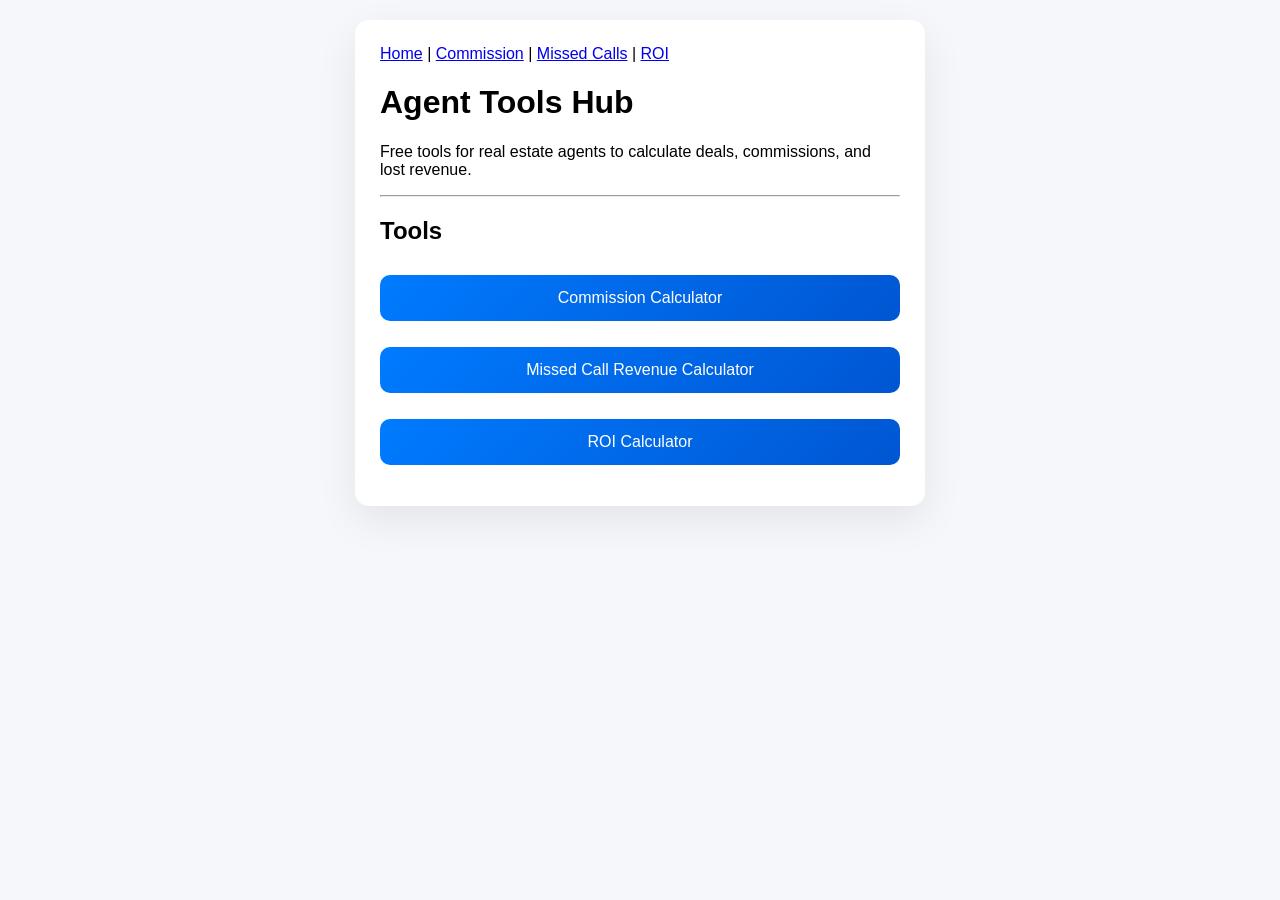
<file: index.html>
<!DOCTYPE html>
<html>
<head>
  <title>Agent Tools Hub</title>
  <link rel="stylesheet" href="style.css">
</head>

<body>

<div class="container">

  <!-- NAVIGATION -->
  <div style="margin-bottom:20px;">
    <a href="index.html">Home</a> |
    <a href="commission.html">Commission</a> |
    <a href="missed-call.html">Missed Calls</a> |
    <a href="roi.html">ROI</a>
  </div>

  <!-- PAGE CONTENT -->
  <h1>Agent Tools Hub</h1>
  <p>Free tools for real estate agents to calculate deals, commissions, and lost revenue.</p>

  <hr>

  <h2>Tools</h2>

  <p>
    <a href="commission.html">
      <button>Commission Calculator</button>
    </a>
  </p>

  <p>
    <a href="missed-call.html">
      <button>Missed Call Revenue Calculator</button>
    </a>
  </p>

  <p>
    <a href="roi.html">
      <button>ROI Calculator</button>
    </a>
  </p>

</div>

</body>
</html>
</file>
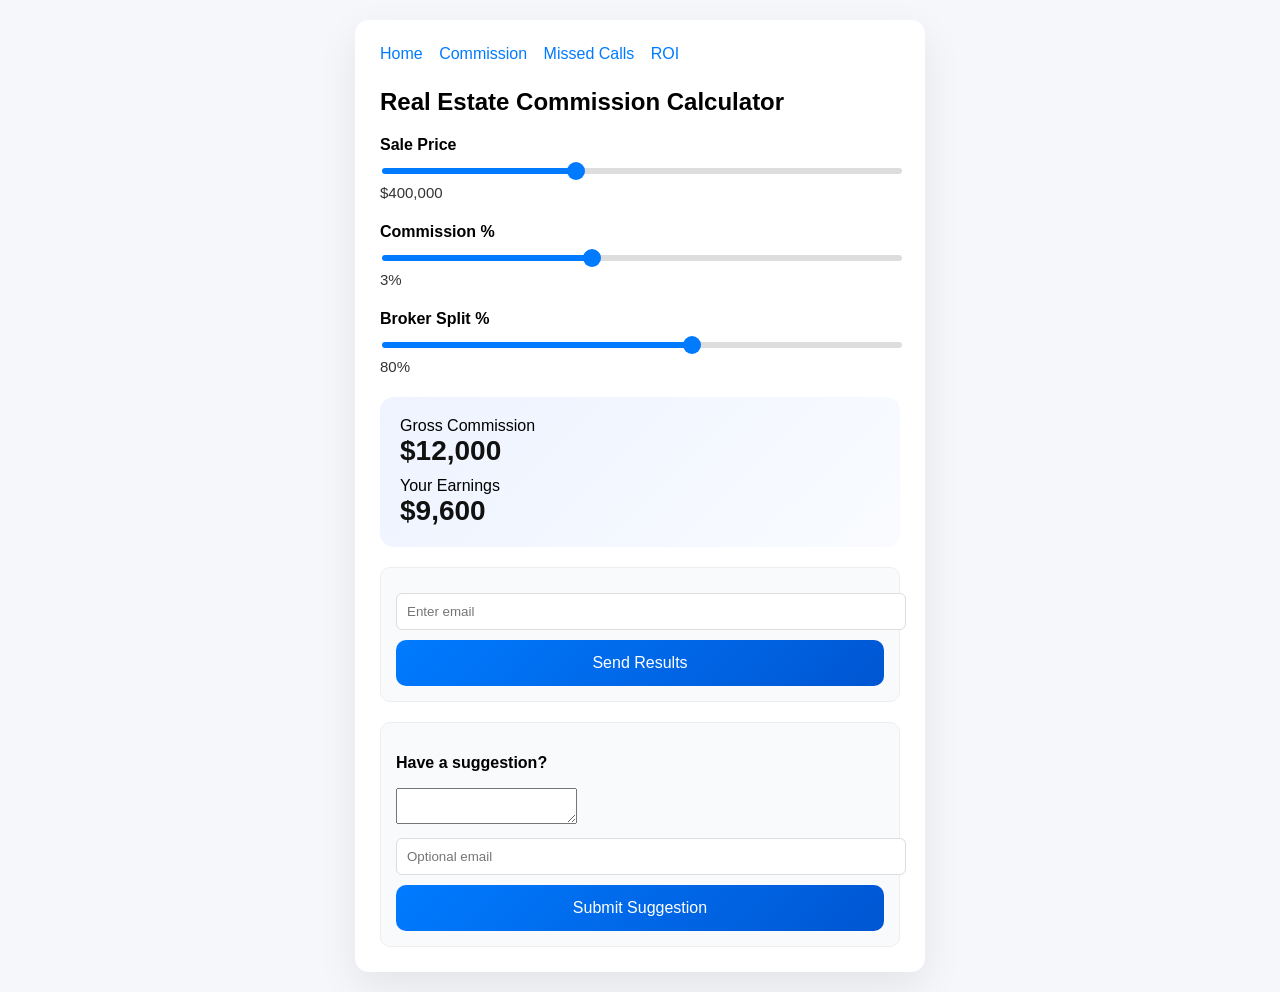
<file: commission.html>
<!-- Version 12 - FULL FILE (FIXED FORMATTING) -->
<!DOCTYPE html>
<html>
<head>
  <title>Commission Calculator</title>
  <link rel="stylesheet" href="style.css">
</head>

<body>

<div class="container">

<div class="nav">
  <a href="index.html">Home</a>
  <a href="commission.html">Commission</a>
  <a href="missed-call.html">Missed Calls</a>
  <a href="roi.html">ROI</a>
</div>

<h2>Real Estate Commission Calculator</h2>

<div class="field">
  <label>Sale Price</label>
  <input type="range" id="price" min="50000" max="1000000" value="400000">
  <div class="value-display" id="priceVal"></div>
</div>

<div class="field">
  <label>Commission %</label>
  <input type="range" id="commission" min="1" max="6" step="0.5" value="3">
  <div class="value-display" id="commissionVal"></div>
</div>

<div class="field">
  <label>Broker Split %</label>
  <input type="range" id="split" min="50" max="100" value="80">
  <div class="value-display" id="splitVal"></div>
</div>

<div class="result-box">
  <div>Gross Commission</div>
  <div class="result" id="gross">$0</div>

  <div style="margin-top:10px;">Your Earnings</div>
  <div class="result" id="net">$0</div>
</div>

<form onsubmit="submitLead(event)">
  <input type="hidden" id="hiddenGross">
  <input type="hidden" id="hiddenNet">

  <div class="capture-box">
    <input id="email" placeholder="Enter email" required>
    <button type="submit">Send Results</button>
  </div>
</form>

<!-- Suggestions -->
<div class="capture-box">
  <p><strong>Have a suggestion?</strong></p>
  <textarea id="suggestionText"></textarea>
  <input id="suggestionEmail" placeholder="Optional email">
  <button onclick="submitSuggestion()">Submit Suggestion</button>
</div>

</div>

<script src="script.js"></script>
</body>
</html>
</file>
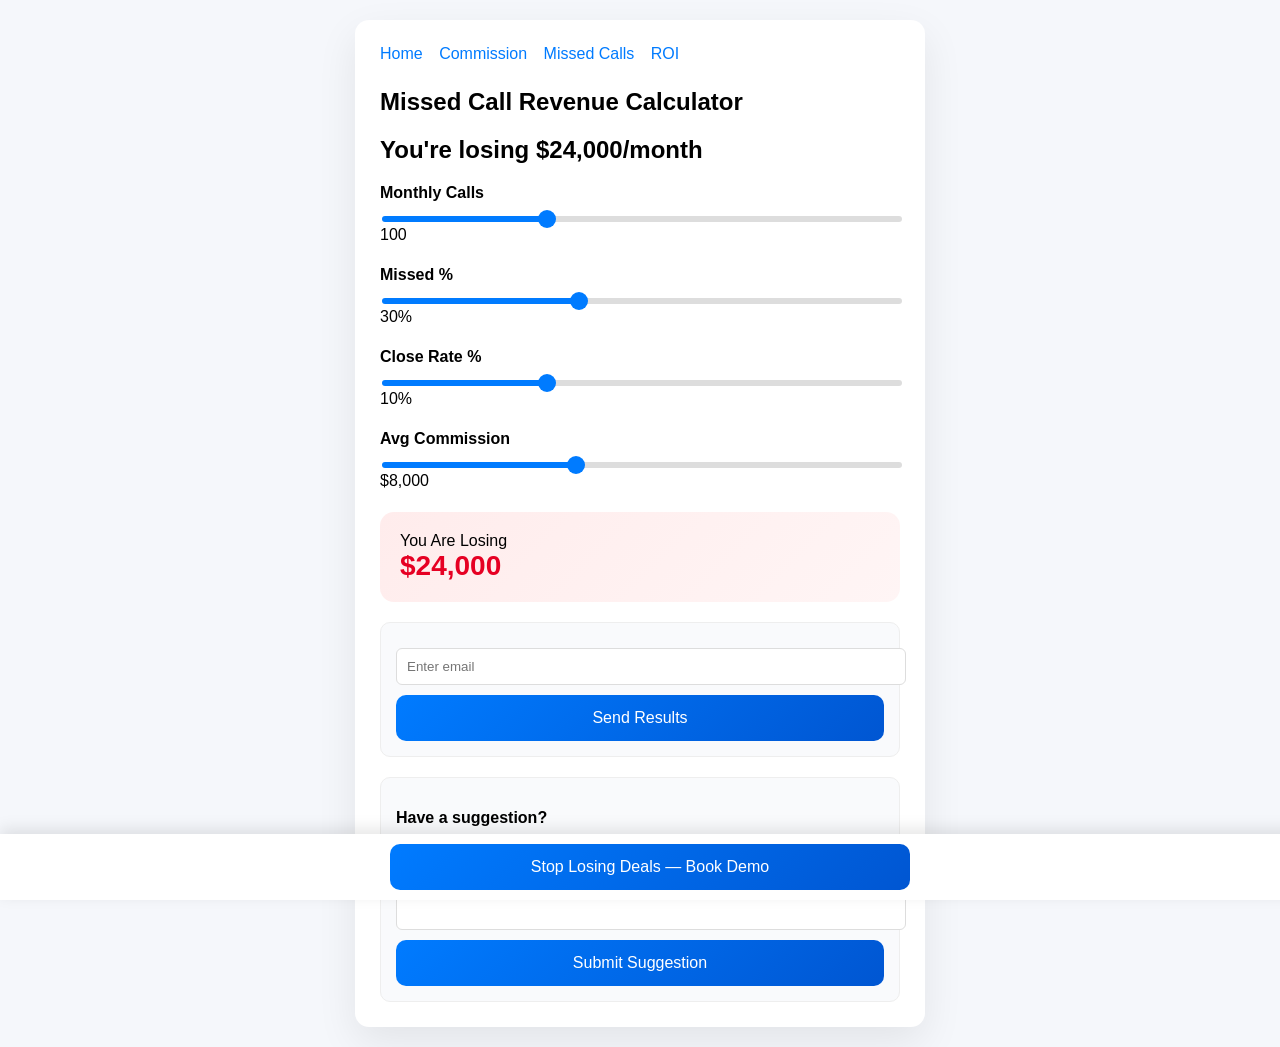
<file: missed-call.html>
<!-- Version 12 - FULL FILE (FIXED) -->
<!DOCTYPE html>
<html>
<head>
  <title>Missed Call Calculator</title>
  <link rel="stylesheet" href="style.css">
</head>

<body>

<div class="container">

<div class="nav">
  <a href="index.html">Home</a>
  <a href="commission.html">Commission</a>
  <a href="missed-call.html">Missed Calls</a>
  <a href="roi.html">ROI</a>
</div>

<h2>Missed Call Revenue Calculator</h2>
<h2 id="lossHeadline">You're losing $0/month</h2>

<div class="field">
  <label>Monthly Calls</label>
  <input type="range" id="calls" min="10" max="300" value="100">
  <div id="callsVal"></div>
</div>

<div class="field">
  <label>Missed %</label>
  <input type="range" id="missed" min="0" max="80" value="30">
  <div id="missedVal"></div>
</div>

<div class="field">
  <label>Close Rate %</label>
  <input type="range" id="close" min="1" max="30" value="10">
  <div id="closeVal"></div>
</div>

<div class="field">
  <label>Avg Commission</label>
  <input type="range" id="avg" min="1000" max="20000" value="8000">
  <div id="avgVal"></div>
</div>

<div class="result-box red">
  <div>You Are Losing</div>
  <div class="result red" id="lost">$0</div>
</div>

<form onsubmit="submitLead(event)">
  <input type="hidden" id="hiddenLost">

  <div class="capture-box">
    <input id="email" placeholder="Enter email" required>
    <button type="submit">Send Results</button>
  </div>
</form>

<!-- Suggestions -->
<div class="capture-box">
  <p><strong>Have a suggestion?</strong></p>
  <textarea id="suggestionText"></textarea>
  <input id="suggestionEmail">
  <button onclick="submitSuggestion()">Submit Suggestion</button>
</div>

</div>

<div class="sticky-cta">
  <button>Stop Losing Deals — Book Demo</button>
</div>

<script src="script.js"></script>
</body>
</html>
</file>
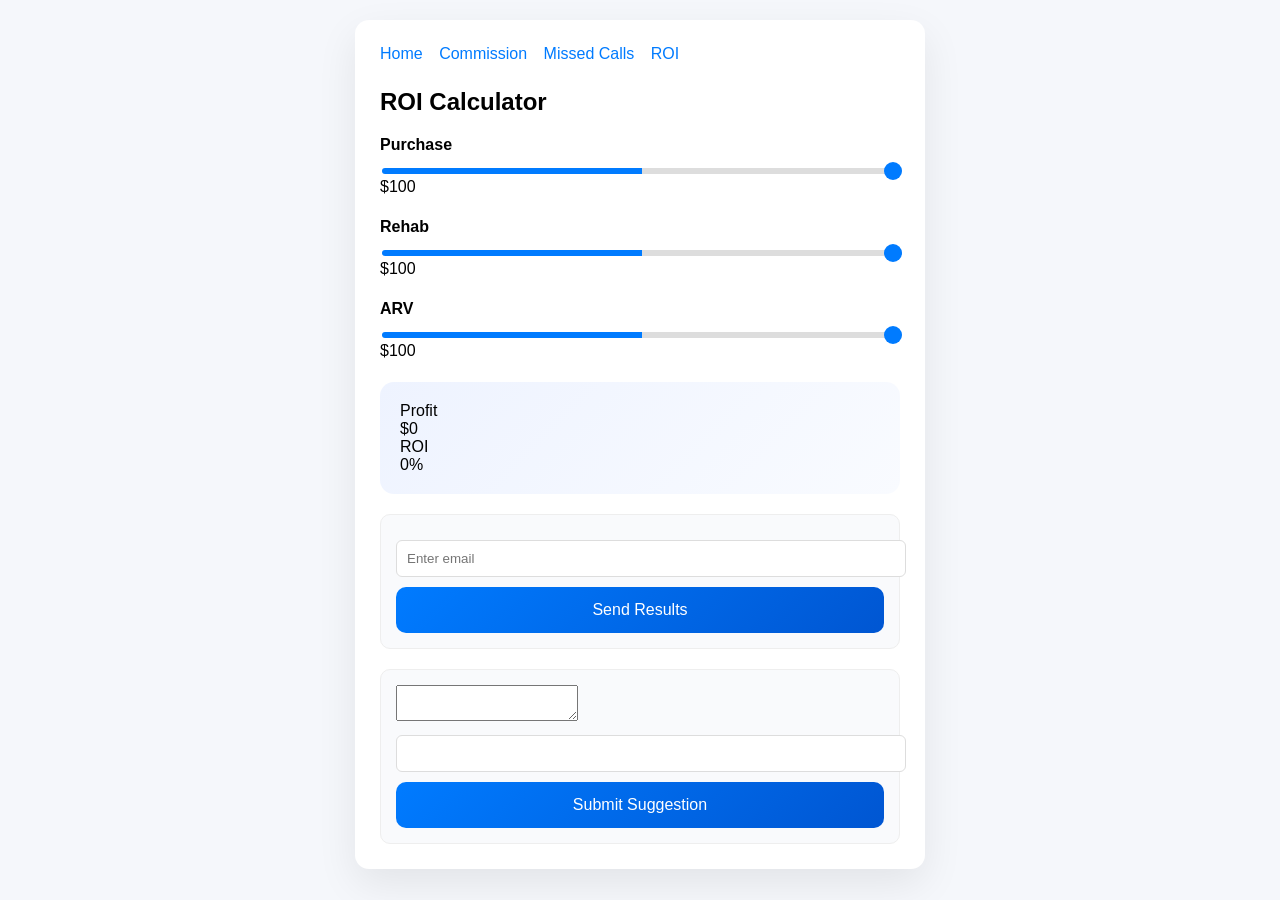
<file: roi.html>
<!-- Version 12 - FULL FILE (FIXED) -->
<!DOCTYPE html>
<html>
<head>
  <title>ROI Calculator</title>
  <link rel="stylesheet" href="style.css">
</head>

<body>

<div class="container">

<div class="nav">
  <a href="index.html">Home</a>
  <a href="commission.html">Commission</a>
  <a href="missed-call.html">Missed Calls</a>
  <a href="roi.html">ROI</a>
</div>

<h2>ROI Calculator</h2>

<div class="field">
  <label>Purchase</label>
  <input type="range" id="purchase" value="200000">
  <div id="purchaseVal"></div>
</div>

<div class="field">
  <label>Rehab</label>
  <input type="range" id="rehab" value="50000">
  <div id="rehabVal"></div>
</div>

<div class="field">
  <label>ARV</label>
  <input type="range" id="arv" value="300000">
  <div id="arvVal"></div>
</div>

<div class="result-box">
  <div>Profit</div>
  <div id="profit">$0</div>

  <div>ROI</div>
  <div id="roi">0%</div>
</div>

<form onsubmit="submitLead(event)">
  <input type="hidden" id="hiddenProfit">
  <input type="hidden" id="hiddenROI">

  <div class="capture-box">
    <input id="email" placeholder="Enter email" required>
    <button type="submit">Send Results</button>
  </div>
</form>

<!-- Suggestions -->
<div class="capture-box">
  <textarea id="suggestionText"></textarea>
  <input id="suggestionEmail">
  <button onclick="submitSuggestion()">Submit Suggestion</button>
</div>

</div>

<script src="script.js"></script>
</body>
</html>
</file>
<file: style.css>
/* Version 9 - Premium UI + Sliders + Animations + Sticky CTA */

body {
  font-family: -apple-system, BlinkMacSystemFont, 'Segoe UI', Roboto, sans-serif;
  background: #f5f7fb;
  margin: 0;
  padding: 20px;
}

.container {
  max-width: 520px;
  margin: auto;
  background: #ffffff;
  padding: 25px;
  border-radius: 14px;
  box-shadow: 0 15px 40px rgba(0,0,0,0.08);
}

.nav {
  margin-bottom: 25px;
}

.nav a {
  text-decoration: none;
  color: #007BFF;
  margin-right: 12px;
  font-weight: 500;
}

.field {
  margin-bottom: 22px;
}

label {
  font-weight: 600;
  display: block;
  margin-bottom: 6px;
}

input[type="range"] {
  width: 100%;
  appearance: none;
  height: 6px;
  border-radius: 5px;
  background: linear-gradient(to right, #007BFF 50%, #ddd 50%);
  outline: none;
  margin-top: 5px;
}

input[type="range"]::-webkit-slider-thumb {
  appearance: none;
  width: 18px;
  height: 18px;
  background: #007BFF;
  border-radius: 50%;
  cursor: pointer;
}

.value-display {
  font-size: 15px;
  color: #333;
  margin-top: 6px;
  font-weight: 500;
}

.result-box {
  background: linear-gradient(135deg, #eef3ff, #f9fbff);
  padding: 20px;
  border-radius: 14px;
  margin-top: 20px;
}

.result {
  font-size: 28px;
  font-weight: bold;
  color: #111;
}

.result-box.red {
  background: linear-gradient(135deg, #ffecec, #fff5f5);
}

.result.red {
  color: #e60023;
}

button {
  width: 100%;
  padding: 14px;
  background: linear-gradient(135deg, #007BFF, #0056d2);
  color: white;
  border: none;
  border-radius: 10px;
  font-size: 16px;
  cursor: pointer;
  margin-top: 10px;
}

.cta {
  margin-top: 20px;
  text-align: center;
}

/* Netlify Form */
.capture-box {
  margin-top: 20px;
  padding: 15px;
  border-radius: 10px;
  background: #f9fafc;
  border: 1px solid #eee;
}

.capture-box input {
  width: 100%;
  padding: 10px;
  margin-top: 10px;
  border-radius: 6px;
  border: 1px solid #ddd;
}

/* Sticky CTA */
.sticky-cta {
  position: fixed;
  bottom: 0;
  left: 0;
  width: 100%;
  background: white;
  padding: 10px;
  box-shadow: 0 -5px 15px rgba(0,0,0,0.1);
  z-index: 1000;
}

.sticky-cta button {
  max-width: 520px;
  margin: auto;
  display: block;
}
</file>
